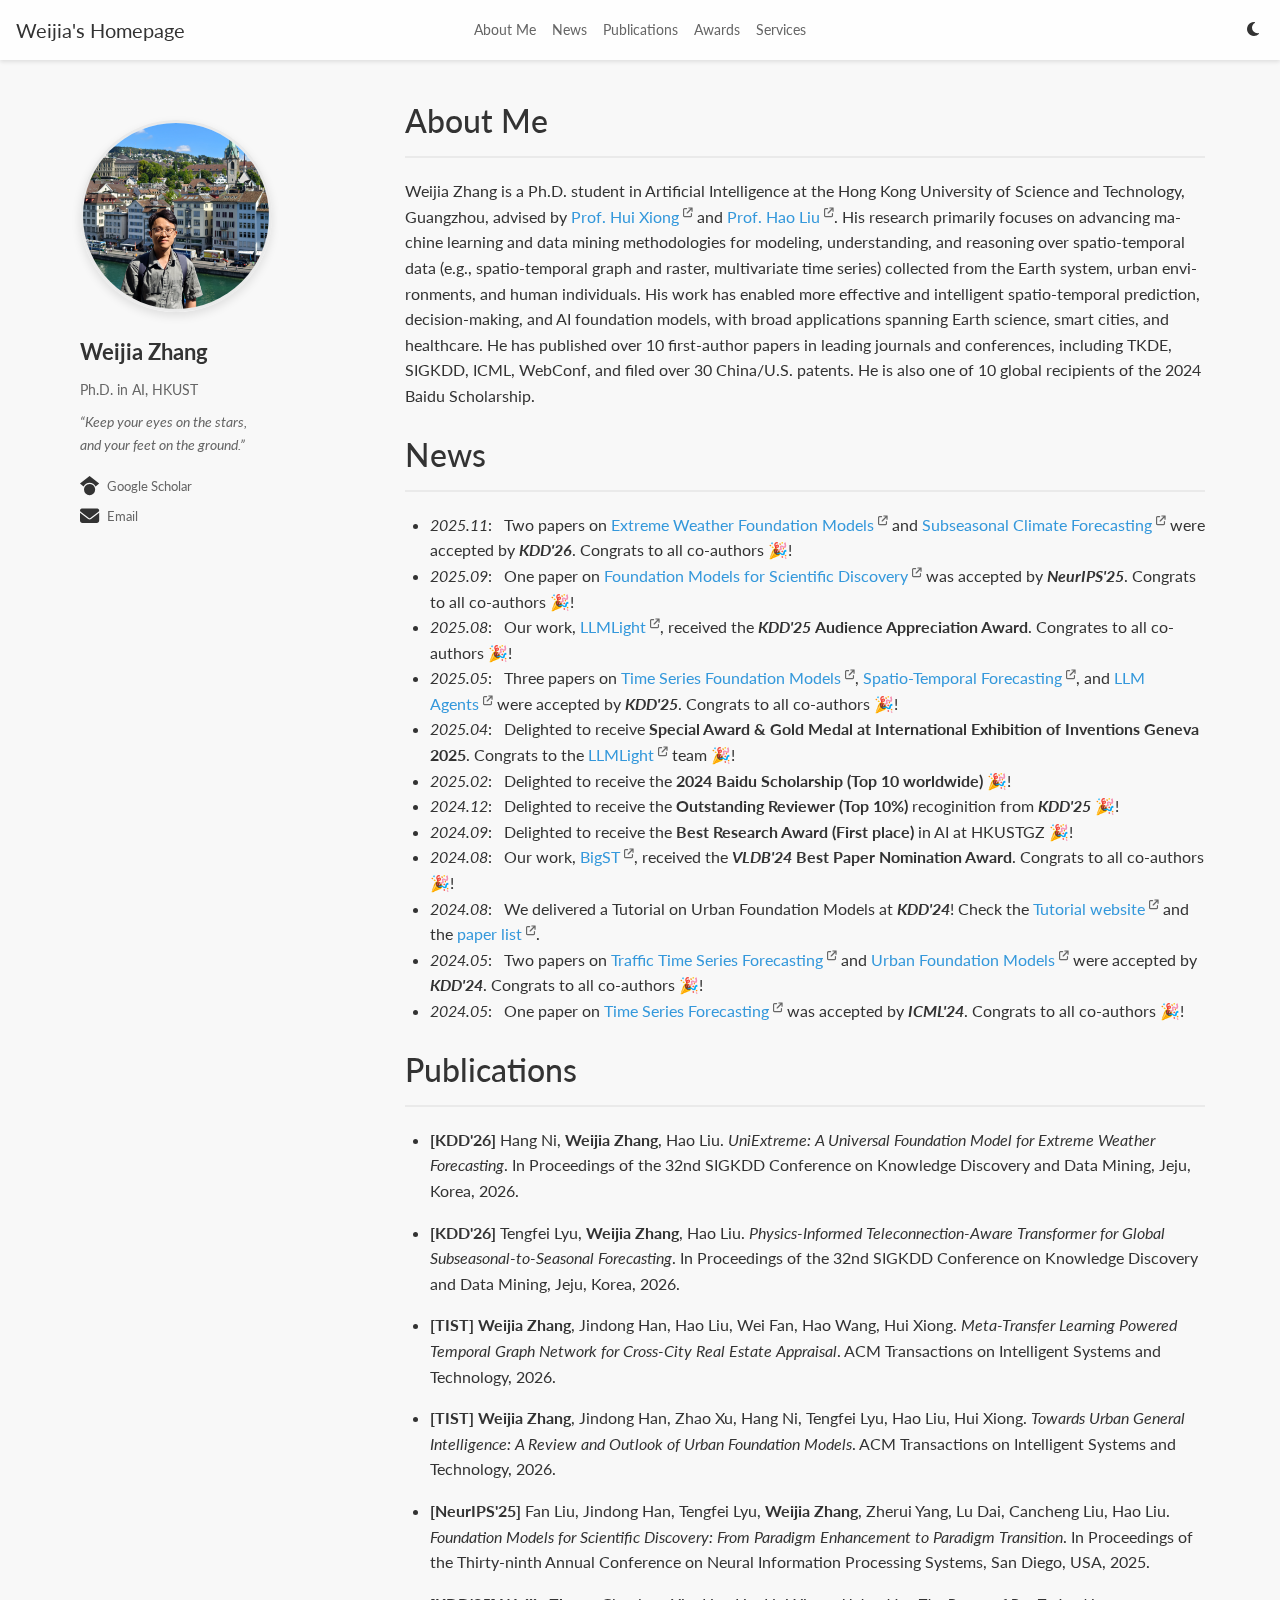
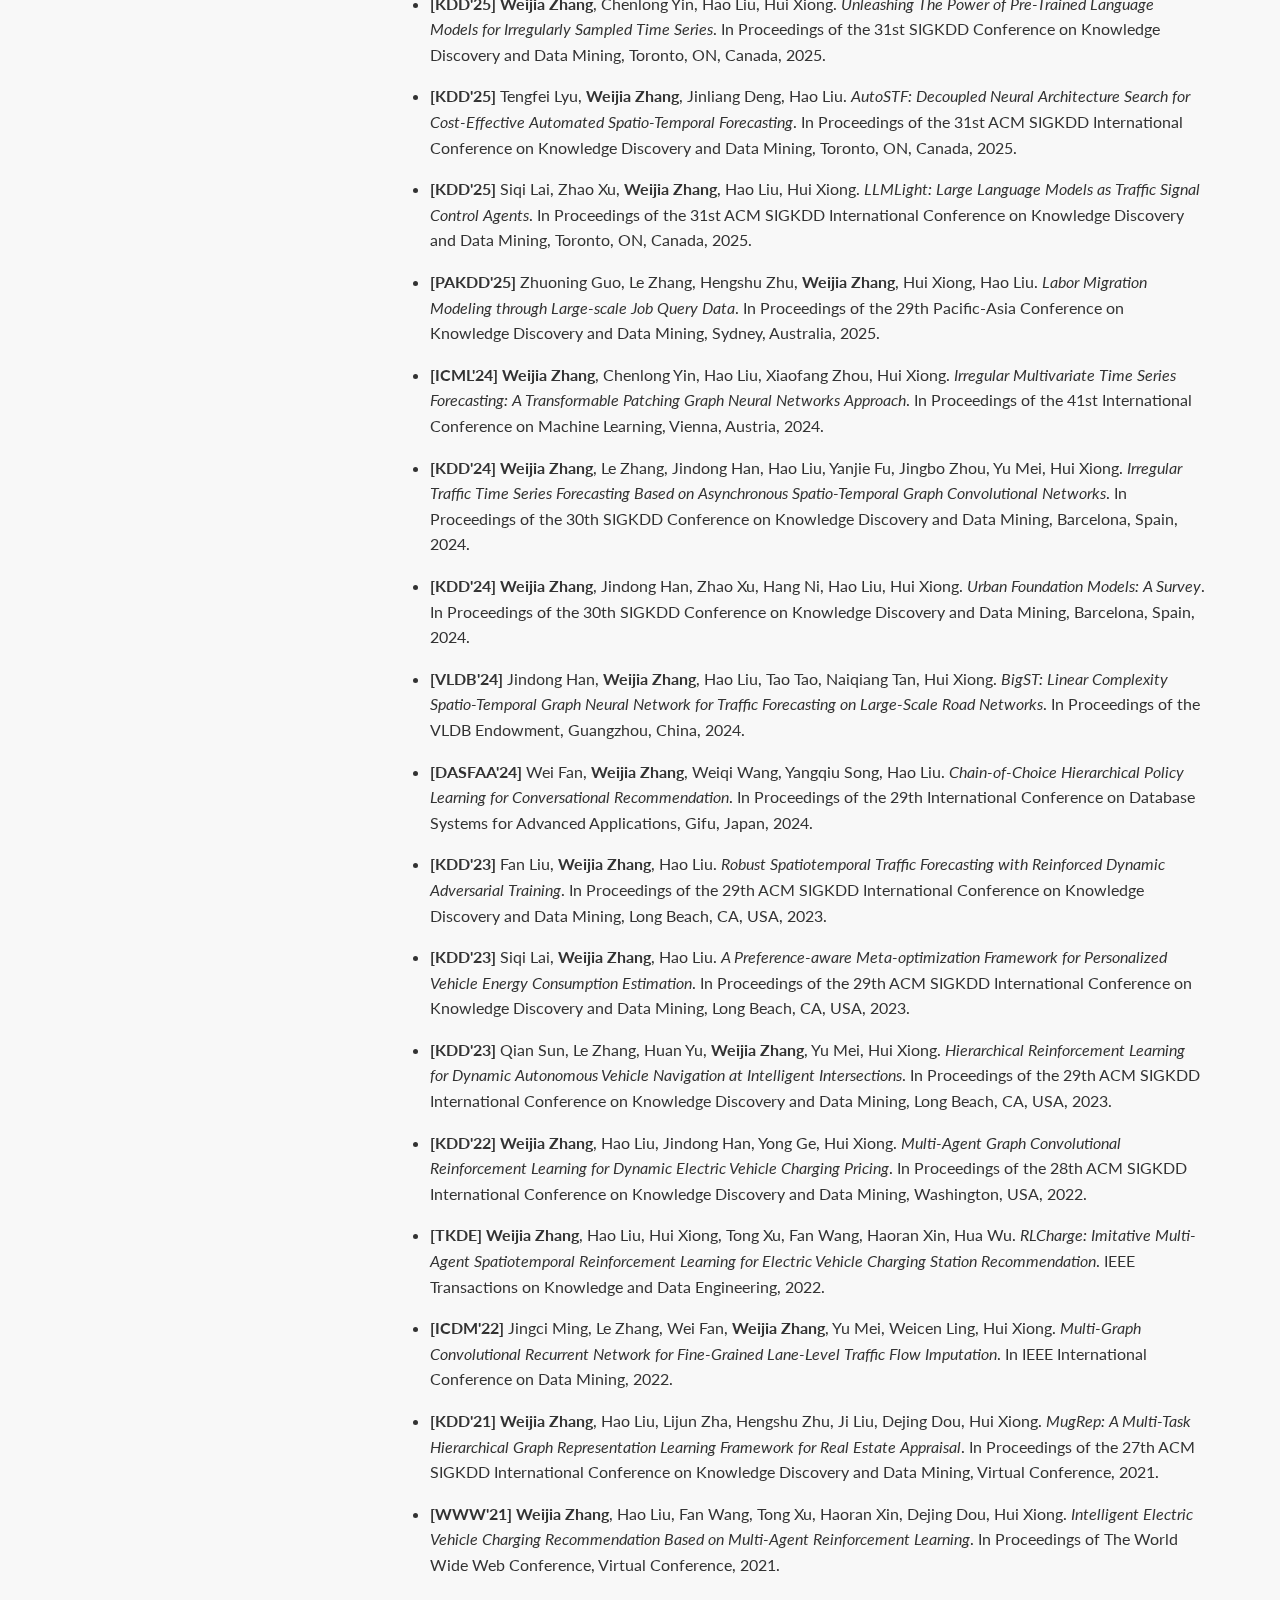
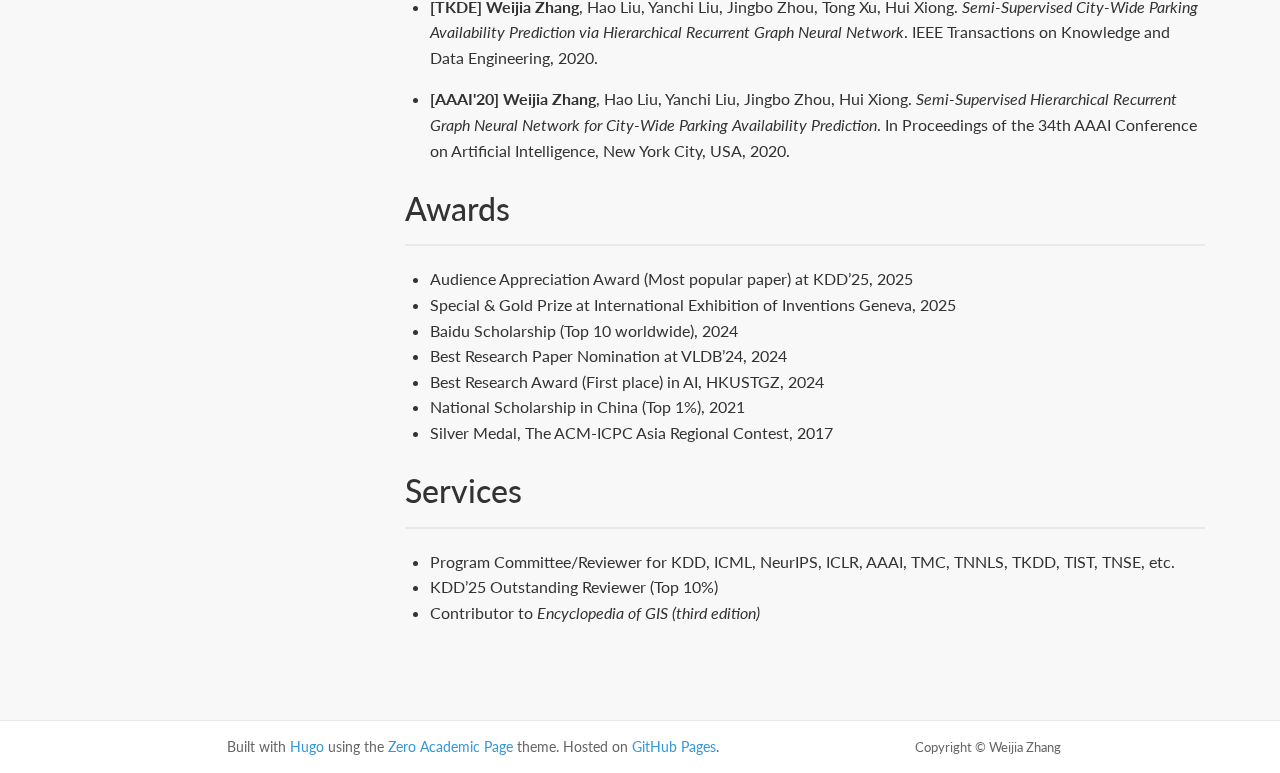
<file: index.html>
<!doctype html><html lang=en><head><meta name=generator content="Hugo 0.159.1"><meta charset=UTF-8><meta name=viewport content="width=device-width,initial-scale=1"><title>Weijia's Homepage</title><meta name=description content="About Me Weijia Zhang is a Ph.D. student in Artificial Intelligence at the Hong Kong University of Science and Technology, Guangzhou, advised by Prof. Hui Xiong and Prof. Hao Liu. His research primarily focuses on advancing machine learning and data mining methodologies for modeling, understanding, and reasoning over spatio-temporal data (e.g., spatio-temporal graph and raster, multivariate time series) collected from the Earth system, urban environments, and human individuals. His work has enabled more effective and intelligent spatio-temporal prediction, decision-making, and AI foundation models, with broad applications spanning Earth science, smart cities, and healthcare. He has published over 10 first-author papers in leading journals and conferences, including TKDE, SIGKDD, ICML, WebConf, and filed over 30 China/U.S. patents. He is also one of 10 global recipients of the 2024 Baidu Scholarship.
"><meta name=author content="Weijia Zhang"><meta property="og:type" content="website"><meta property="og:url" content="https://willzhang3.github.io/"><meta property="og:title" content="Weijia's Homepage"><meta property="og:description" content="About Me Weijia Zhang is a Ph.D. student in Artificial Intelligence at the Hong Kong University of Science and Technology, Guangzhou, advised by Prof. Hui Xiong and Prof. Hao Liu. His research primarily focuses on advancing machine learning and data mining methodologies for modeling, understanding, and reasoning over spatio-temporal data (e.g., spatio-temporal graph and raster, multivariate time series) collected from the Earth system, urban environments, and human individuals. His work has enabled more effective and intelligent spatio-temporal prediction, decision-making, and AI foundation models, with broad applications spanning Earth science, smart cities, and healthcare. He has published over 10 first-author papers in leading journals and conferences, including TKDE, SIGKDD, ICML, WebConf, and filed over 30 China/U.S. patents. He is also one of 10 global recipients of the 2024 Baidu Scholarship.
"><meta property="og:image" content="/images/profile_weijia.png"><meta name=twitter:card content="summary_large_image"><meta name=twitter:title content="Weijia's Homepage"><meta name=twitter:description content="About Me Weijia Zhang is a Ph.D. student in Artificial Intelligence at the Hong Kong University of Science and Technology, Guangzhou, advised by Prof. Hui Xiong and Prof. Hao Liu. His research primarily focuses on advancing machine learning and data mining methodologies for modeling, understanding, and reasoning over spatio-temporal data (e.g., spatio-temporal graph and raster, multivariate time series) collected from the Earth system, urban environments, and human individuals. His work has enabled more effective and intelligent spatio-temporal prediction, decision-making, and AI foundation models, with broad applications spanning Earth science, smart cities, and healthcare. He has published over 10 first-author papers in leading journals and conferences, including TKDE, SIGKDD, ICML, WebConf, and filed over 30 China/U.S. patents. He is also one of 10 global recipients of the 2024 Baidu Scholarship.
"><meta name=twitter:image content="/images/profile_weijia.png"><link rel=canonical href=https://willzhang3.github.io/><link rel=icon type=image/x-icon href=/favicon.ico><link rel=stylesheet href=/css/custom.css><script src=/js/main.min.js defer></script><link rel=stylesheet href=https://cdnjs.cloudflare.com/ajax/libs/font-awesome/6.7.2/css/all.min.css><link href="https://fonts.googleapis.com/css2?family=Lato:ital,wght@0,100;0,300;0,400;0,700;0,900;1,100;1,300;1,400;1,700;1,900&display=swap" rel=stylesheet></head><body class=light-mode><header class=navbar><div class=navbar-start><a href=https://willzhang3.github.io/>Weijia's Homepage</a></div><div class="navbar-center hide-in-mobile"><div class=nav-links><div class=nav-item><a href=#about-me class=nav-link>About Me</a></div><div class=nav-item><a href=#news class=nav-link>News</a></div><div class=nav-item><a href=#publications class=nav-link>Publications</a></div><div class=nav-item><a href=#honors-and-awards class=nav-link>Awards</a></div><div class=nav-item><a href=#services class=nav-link>Services</a></div></div></div><div class=navbar-end><div id=i18n-selector><i class="fas fa-language"></i>
<select onchange="window.location.href=this.selectedOptions[0].value"><option value=https://willzhang3.github.io/ selected>English</option></select></div><div class=theme-toggle><button id=theme-toggle-btn aria-label="Toggle dark mode">
<i class="fas fa-moon dark-icon"></i>
<i class="fas fa-sun light-icon"></i></button></div><button type=button id=toggle-navbar-button class="toggle-navbar-button hide-in-desktop" aria-label="Toggle Navbar" aria-expanded=false aria-controls=navscreen onclick=toggleNavbar()>
<span><span class=top></span>
<span class=middle></span>
<span class=bottom></span></span></button></div></header><div id=navscreen class="navscreen hide-in-desktop"><div class=nav-screen-container><div class=nav-screen-links><div class=nav-links-item><a href=#about-me class=nav-link>About Me</a></div><div class=nav-links-item><a href=#news class=nav-link>News</a></div><div class=nav-links-item><a href=#publications class=nav-link>Publications</a></div><div class=nav-links-item><a href=#honors-and-awards class=nav-link>Awards</a></div><div class=nav-links-item><a href=#services class=nav-link>Services</a></div></div></div><div class=profile-container><div class=profile-image><img src=/images/profile_weijia.png alt="Weijia Zhang" class=rounded-avatar></div><div class=profile-name><h2>Weijia Zhang</h2></div><div class=profile-description><p>Ph.D. in AI, HKUST</p></div><div class=profile-quote><p>&ldquo;Keep your eyes on the stars,<br>and your feet on the ground.&rdquo;</p></div><div class=social-links><a href="https://scholar.google.com/citations?user=lSi3CIoAAAAJ" target=_blank rel="noopener noreferrer" class=social-icon><i class="fab fa-google-scholar"></i>
<span class=social-description>Google Scholar</span>
</a><a href=mailto:vegazhang3@gmail.com target=_blank rel="noopener noreferrer" class=social-icon><i class="fas fa-envelope"></i>
<span class=social-description>Email</span></a></div></div></div><div class=container><aside class="profile-card hide-in-mobile"><div class=profile-container><div class=profile-image><img src=/images/profile_weijia.png alt="Weijia Zhang" class=rounded-avatar></div><div class=profile-name><h2>Weijia Zhang</h2></div><div class=profile-description><p>Ph.D. in AI, HKUST</p></div><div class=profile-quote><p>&ldquo;Keep your eyes on the stars,<br>and your feet on the ground.&rdquo;</p></div><div class=social-links><a href="https://scholar.google.com/citations?user=lSi3CIoAAAAJ" target=_blank rel="noopener noreferrer" class=social-icon><i class="fab fa-google-scholar"></i>
<span class=social-description>Google Scholar</span>
</a><a href=mailto:vegazhang3@gmail.com target=_blank rel="noopener noreferrer" class=social-icon><i class="fas fa-envelope"></i>
<span class=social-description>Email</span></a></div></div></aside><main class=main-content><article class="single-page home-page"><h1 id=about-me>About Me</h1><p>Weijia Zhang is a Ph.D. student in Artificial Intelligence at the Hong Kong University of Science and Technology, Guangzhou, advised by <a href="https://scholar.google.com/citations?user=cVDF1tkAAAAJ">Prof. Hui Xiong</a> and <a href="https://scholar.google.com/citations?user=66KKZR4AAAAJ">Prof. Hao Liu</a>. His research primarily focuses on advancing machine learning and data mining methodologies for modeling, understanding, and reasoning over spatio-temporal data (e.g., spatio-temporal graph and raster, multivariate time series) collected from the Earth system, urban environments, and human individuals. His work has enabled more effective and intelligent spatio-temporal prediction, decision-making, and AI foundation models, with broad applications spanning Earth science, smart cities, and healthcare. He has published over 10 first-author papers in leading journals and conferences, including TKDE, SIGKDD, ICML, WebConf, and filed over 30 China/U.S. patents. He is also one of 10 global recipients of the 2024 Baidu Scholarship.</p><h1 id=news>News</h1><ul><li><em>2025.11</em>:   Two papers on <a href=https://willzhang3.github.io/>Extreme Weather Foundation Models</a> and <a href=https://willzhang3.github.io/>Subseasonal Climate Forecasting</a> were accepted by <em><strong>KDD'26</strong></em>. Congrats to all co-authors 🎉!</li><li><em>2025.09</em>:   One paper on <a href=https://arxiv.org/abs/2510.15280>Foundation Models for Scientific Discovery</a> was accepted by <em><strong>NeurIPS'25</strong></em>. Congrats to all co-authors 🎉!</li><li><em>2025.08</em>:   Our work, <a href=https://dl.acm.org/doi/10.1145/3690624.3709379>LLMLight</a>, received the <em><strong>KDD'25</strong></em> <strong>Audience Appreciation Award</strong>. Congrates to all co-authors 🎉!</li><li><em>2025.05</em>:   Three papers on <a href=https://dl.acm.org/doi/abs/10.1145/3711896.3737171>Time Series Foundation Models</a>, <a href=https://dl.acm.org/doi/abs/10.1145/3690624.3709323>Spatio-Temporal Forecasting</a>, and <a href=https://dl.acm.org/doi/abs/10.1145/3690624.3709379>LLM Agents</a> were accepted by <em><strong>KDD'25</strong></em>. Congrats to all co-authors 🎉!</li><li><em>2025.04</em>:   Delighted to receive <strong>Special Award & Gold Medal at International Exhibition of Inventions Geneva 2025</strong>. Congrats to the <a href=https://github.com/usail-hkust/LLMTSCS>LLMLight</a> team 🎉!</li><li><em>2025.02</em>:   Delighted to receive the <strong>2024 Baidu Scholarship (Top 10 worldwide)</strong> 🎉!</li><li><em>2024.12</em>:   Delighted to receive the <strong>Outstanding Reviewer (Top 10%)</strong> recoginition from <em><strong>KDD'25</strong></em> 🎉!</li><li><em>2024.09</em>:   Delighted to receive the <strong>Best Research Award (First place)</strong> in AI at HKUSTGZ 🎉!</li><li><em>2024.08</em>:   Our work, <a href=https://dl.acm.org/doi/abs/10.14778/3641204.3641217>BigST</a>, received the <em><strong>VLDB'24</strong></em> <strong>Best Paper Nomination Award</strong>. Congrats to all co-authors 🎉!</li><li><em>2024.08</em>:   We delivered a Tutorial on Urban Foundation Models at <em><strong>KDD'24</strong></em>! Check the <a href=https://usail-hkust.github.io/Urban_Foundation_Model_Tutorial>Tutorial website</a> and the <a href=https://github.com/usail-hkust/Awesome-Urban-Foundation-Models>paper list</a>.</li><li><em>2024.05</em>:   Two papers on <a href=https://dl.acm.org/doi/10.1145/3637528.3671665>Traffic Time Series Forecasting</a> and <a href=https://dl.acm.org/doi/10.1145/3637528.3671453>Urban Foundation Models</a> were accepted by <em><strong>KDD'24</strong></em>. Congrats to all co-authors 🎉!</li><li><em>2024.05</em>:   One paper on <a href=https://proceedings.mlr.press/v235/zhang24bw.html>Time Series Forecasting</a> was accepted by <em><strong>ICML'24</strong></em>. Congrats to all co-authors 🎉!</li></ul><h1 id=publications>Publications</h1><ul><li><p><strong>[KDD'26]</strong> Hang Ni, <strong>Weijia Zhang</strong>, Hao Liu. <em>UniExtreme: A Universal Foundation Model for Extreme Weather Forecasting</em>. In Proceedings of the 32nd SIGKDD Conference on Knowledge Discovery and Data Mining, Jeju, Korea, 2026.</p></li><li><p><strong>[KDD'26]</strong> Tengfei Lyu, <strong>Weijia Zhang</strong>, Hao Liu. <em>Physics-Informed Teleconnection-Aware Transformer for Global Subseasonal-to-Seasonal Forecasting</em>. In Proceedings of the 32nd SIGKDD Conference on Knowledge Discovery and Data Mining, Jeju, Korea, 2026.</p></li><li><p><strong>[TIST]</strong> <strong>Weijia Zhang</strong>, Jindong Han, Hao Liu, Wei Fan, Hao Wang, Hui Xiong. <em>Meta-Transfer Learning Powered Temporal Graph Network for Cross-City Real Estate Appraisal</em>. ACM Transactions on Intelligent Systems and Technology, 2026.</p></li><li><p><strong>[TIST]</strong> <strong>Weijia Zhang</strong>, Jindong Han, Zhao Xu, Hang Ni, Tengfei Lyu, Hao Liu, Hui Xiong. <em>Towards Urban General Intelligence: A Review and Outlook of Urban Foundation Models</em>. ACM Transactions on Intelligent Systems and Technology, 2026.</p></li><li><p><strong>[NeurIPS'25]</strong> Fan Liu, Jindong Han, Tengfei Lyu, <strong>Weijia Zhang</strong>, Zherui Yang, Lu Dai, Cancheng Liu, Hao Liu. <em>Foundation Models for Scientific Discovery: From Paradigm Enhancement to Paradigm Transition</em>. In Proceedings of the Thirty-ninth Annual Conference on Neural Information Processing Systems, San Diego, USA, 2025.</p></li><li><p><strong>[KDD'25]</strong> <strong>Weijia Zhang</strong>, Chenlong Yin, Hao Liu, Hui Xiong. <em>Unleashing The Power of Pre-Trained Language Models for Irregularly Sampled Time Series</em>. In Proceedings of the 31st SIGKDD Conference on Knowledge Discovery and Data Mining, Toronto, ON, Canada, 2025.</p></li><li><p><strong>[KDD'25]</strong> Tengfei Lyu, <strong>Weijia Zhang</strong>, Jinliang Deng, Hao Liu. <em>AutoSTF: Decoupled Neural Architecture Search for Cost-Effective Automated Spatio-Temporal Forecasting</em>. In Proceedings of the 31st ACM SIGKDD International Conference on Knowledge Discovery and Data Mining, Toronto, ON, Canada, 2025.</p></li><li><p><strong>[KDD'25]</strong> Siqi Lai, Zhao Xu, <strong>Weijia Zhang</strong>, Hao Liu, Hui Xiong. <em>LLMLight: Large Language Models as Traffic Signal Control Agents</em>. In Proceedings of the 31st ACM SIGKDD International Conference on Knowledge Discovery and Data Mining, Toronto, ON, Canada, 2025.</p></li><li><p><strong>[PAKDD'25]</strong> Zhuoning Guo, Le Zhang, Hengshu Zhu, <strong>Weijia Zhang</strong>, Hui Xiong, Hao Liu. <em>Labor Migration Modeling through Large-scale Job Query Data</em>. In Proceedings of the 29th Pacific-Asia Conference on Knowledge Discovery and Data Mining, Sydney, Australia, 2025.</p></li><li><p><strong>[ICML'24]</strong> <strong>Weijia Zhang</strong>, Chenlong Yin, Hao Liu, Xiaofang Zhou, Hui Xiong. <em>Irregular Multivariate Time Series Forecasting: A Transformable Patching Graph Neural Networks Approach</em>. In Proceedings of the 41st International Conference on Machine Learning, Vienna, Austria, 2024.</p></li><li><p><strong>[KDD'24]</strong> <strong>Weijia Zhang</strong>, Le Zhang, Jindong Han, Hao Liu, Yanjie Fu, Jingbo Zhou, Yu Mei, Hui Xiong. <em>Irregular Traffic Time Series Forecasting Based on Asynchronous Spatio-Temporal Graph Convolutional Networks</em>. In Proceedings of the 30th SIGKDD Conference on Knowledge Discovery and Data Mining, Barcelona, Spain, 2024.</p></li><li><p><strong>[KDD'24]</strong> <strong>Weijia Zhang</strong>, Jindong Han, Zhao Xu, Hang Ni, Hao Liu, Hui Xiong. <em>Urban Foundation Models: A Survey</em>. In Proceedings of the 30th SIGKDD Conference on Knowledge Discovery and Data Mining, Barcelona, Spain, 2024.</p></li><li><p><strong>[VLDB'24]</strong> Jindong Han, <strong>Weijia Zhang</strong>, Hao Liu, Tao Tao, Naiqiang Tan, Hui Xiong. <em>BigST: Linear Complexity Spatio-Temporal Graph Neural Network for Traffic Forecasting on Large-Scale Road Networks</em>. In Proceedings of the VLDB Endowment, Guangzhou, China, 2024.</p></li><li><p><strong>[DASFAA'24]</strong> Wei Fan, <strong>Weijia Zhang</strong>, Weiqi Wang, Yangqiu Song, Hao Liu. <em>Chain-of-Choice Hierarchical Policy Learning for Conversational Recommendation</em>. In Proceedings of the 29th International Conference on Database Systems for Advanced Applications, Gifu, Japan, 2024.</p></li><li><p><strong>[KDD'23]</strong> Fan Liu, <strong>Weijia Zhang</strong>, Hao Liu. <em>Robust Spatiotemporal Traffic Forecasting with Reinforced Dynamic Adversarial Training</em>. In Proceedings of the 29th ACM SIGKDD International Conference on Knowledge Discovery and Data Mining, Long Beach, CA, USA, 2023.</p></li><li><p><strong>[KDD'23]</strong> Siqi Lai, <strong>Weijia Zhang</strong>, Hao Liu. <em>A Preference-aware Meta-optimization Framework for Personalized Vehicle Energy Consumption Estimation</em>. In Proceedings of the 29th ACM SIGKDD International Conference on Knowledge Discovery and Data Mining, Long Beach, CA, USA, 2023.</p></li><li><p><strong>[KDD'23]</strong> Qian Sun, Le Zhang, Huan Yu, <strong>Weijia Zhang</strong>, Yu Mei, Hui Xiong. <em>Hierarchical Reinforcement Learning for Dynamic Autonomous Vehicle Navigation at Intelligent Intersections</em>. In Proceedings of the 29th ACM SIGKDD International Conference on Knowledge Discovery and Data Mining, Long Beach, CA, USA, 2023.</p></li><li><p><strong>[KDD'22]</strong> <strong>Weijia Zhang</strong>, Hao Liu, Jindong Han, Yong Ge, Hui Xiong. <em>Multi-Agent Graph Convolutional Reinforcement Learning for Dynamic Electric Vehicle Charging Pricing</em>. In Proceedings of the 28th ACM SIGKDD International Conference on Knowledge Discovery and Data Mining, Washington, USA, 2022.</p></li><li><p><strong>[TKDE]</strong> <strong>Weijia Zhang</strong>, Hao Liu, Hui Xiong, Tong Xu, Fan Wang, Haoran Xin, Hua Wu. <em>RLCharge: Imitative Multi-Agent Spatiotemporal Reinforcement Learning for Electric Vehicle Charging Station Recommendation</em>. IEEE Transactions on Knowledge and Data Engineering, 2022.</p></li><li><p><strong>[ICDM'22]</strong> Jingci Ming, Le Zhang, Wei Fan, <strong>Weijia Zhang</strong>, Yu Mei, Weicen Ling, Hui Xiong. <em>Multi-Graph Convolutional Recurrent Network for Fine-Grained Lane-Level Traffic Flow Imputation</em>. In IEEE International Conference on Data Mining, 2022.</p></li><li><p><strong>[KDD'21]</strong> <strong>Weijia Zhang</strong>, Hao Liu, Lijun Zha, Hengshu Zhu, Ji Liu, Dejing Dou, Hui Xiong. <em>MugRep: A Multi-Task Hierarchical Graph Representation Learning Framework for Real Estate Appraisal</em>. In Proceedings of the 27th ACM SIGKDD International Conference on Knowledge Discovery and Data Mining, Virtual Conference, 2021.</p></li><li><p><strong>[WWW'21]</strong> <strong>Weijia Zhang</strong>, Hao Liu, Fan Wang, Tong Xu, Haoran Xin, Dejing Dou, Hui Xiong. <em>Intelligent Electric Vehicle Charging Recommendation Based on Multi-Agent Reinforcement Learning</em>. In Proceedings of The World Wide Web Conference, Virtual Conference, 2021.</p></li><li><p><strong>[TKDE]</strong> <strong>Weijia Zhang</strong>, Hao Liu, Yanchi Liu, Jingbo Zhou, Tong Xu, Hui Xiong. <em>Semi-Supervised City-Wide Parking Availability Prediction via Hierarchical Recurrent Graph Neural Network</em>. IEEE Transactions on Knowledge and Data Engineering, 2020.</p></li><li><p><strong>[AAAI'20]</strong> <strong>Weijia Zhang</strong>, Hao Liu, Yanchi Liu, Jingbo Zhou, Hui Xiong. <em>Semi-Supervised Hierarchical Recurrent Graph Neural Network for City-Wide Parking Availability Prediction</em>. In Proceedings of the 34th AAAI Conference on Artificial Intelligence, New York City, USA, 2020.</p></li></ul><h1 id=honors-and-awards>Awards</h1><ul><li>Audience Appreciation Award (Most popular paper) at KDD’25, 2025</li><li>Special & Gold Prize at International Exhibition of Inventions Geneva, 2025</li><li>Baidu Scholarship (Top 10 worldwide), 2024</li><li>Best Research Paper Nomination at VLDB’24, 2024</li><li>Best Research Award (First place) in AI, HKUSTGZ, 2024</li><li>National Scholarship in China (Top 1%), 2021</li><li>Silver Medal, The ACM-ICPC Asia Regional Contest, 2017</li></ul><h1 id=services>Services</h1><ul><li>Program Committee/Reviewer for KDD, ICML, NeurIPS, ICLR, AAAI, TMC, TNNLS, TKDD,
TIST, TNSE, etc.</li><li>KDD’25 Outstanding Reviewer (Top 10%)</li><li>Contributor to <em>Encyclopedia of GIS (third edition)</em></li></ul></article></main></div><footer class=footer><div class=footer-content>Built with <a href=https://gohugo.io/ target=_blank>Hugo</a> using the
<a href=https://github.com/geekifan/zero-academic-page target=_blank>Zero Academic Page</a> theme. Hosted on <a href=https://pages.github.com/ target=_blank>GitHub Pages</a>.</div><div class=copyright>Copyright © Weijia Zhang</div></footer></body></html>
</file>
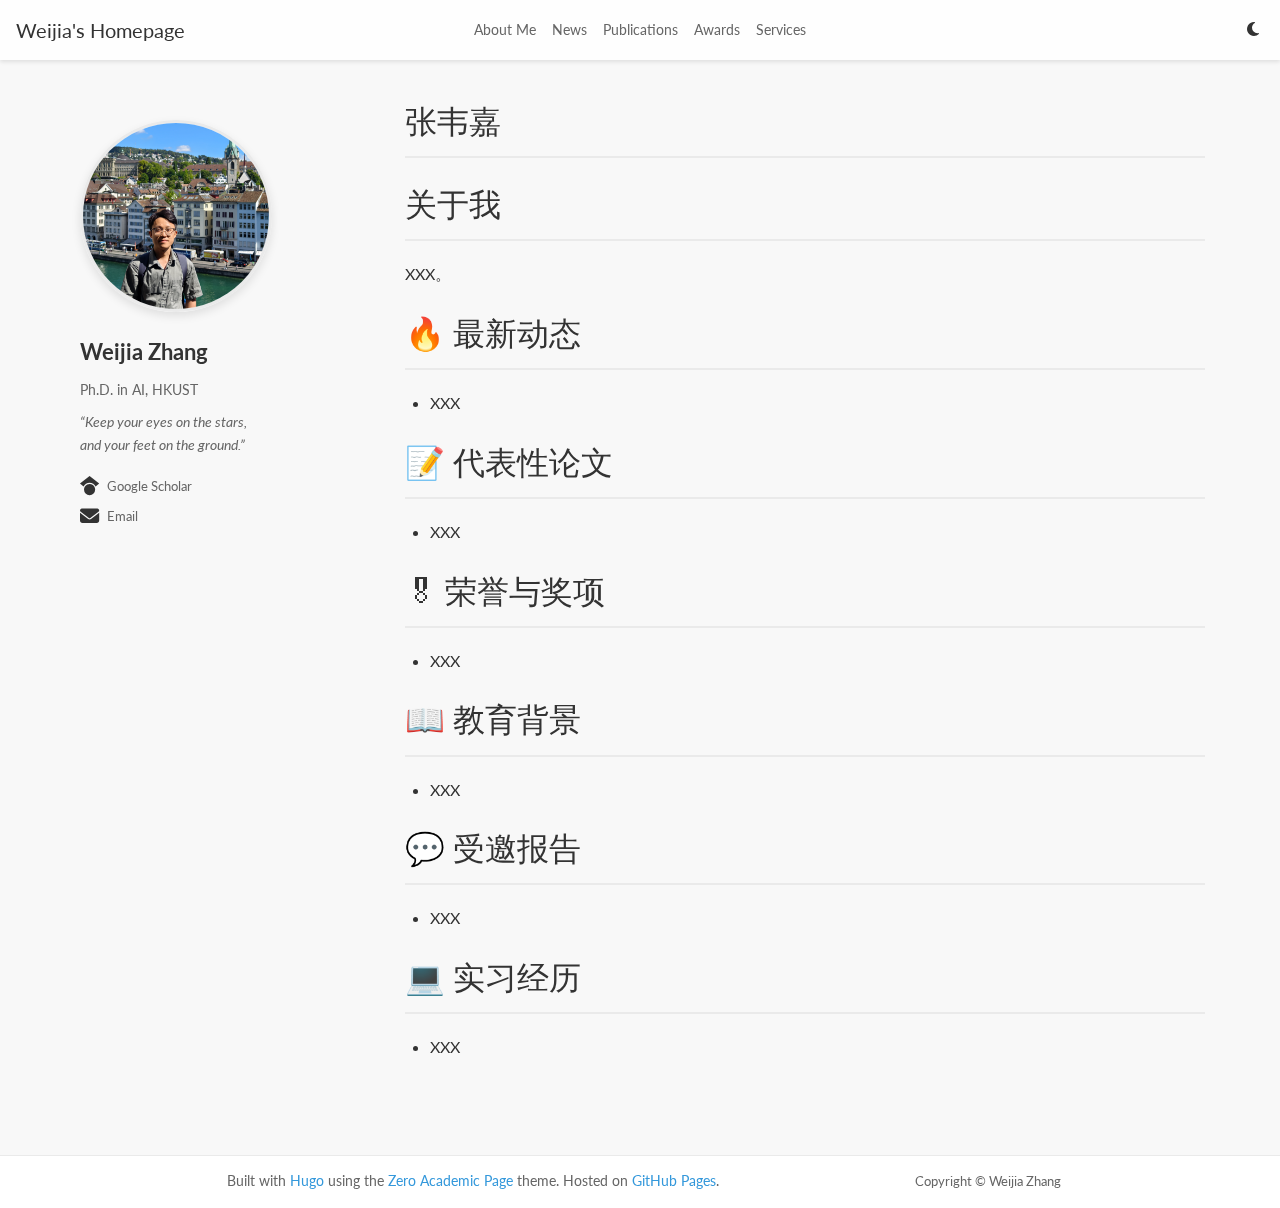
<file: _index.zh/index.html>
<!doctype html><html lang=en><head><meta charset=UTF-8><meta name=viewport content="width=device-width,initial-scale=1"><title>张韦嘉</title><meta name=description content="关于我 XXX。
🔥 最新动态 XXX 📝 代表性论文 XXX 🎖 荣誉与奖项 XXX 📖 教育背景 XXX 💬 受邀报告 XXX 💻 实习经历 XXX "><meta name=author content="Weijia Zhang"><meta property="og:type" content="website"><meta property="og:url" content="https://willzhang3.github.io/_index.zh/"><meta property="og:title" content="张韦嘉"><meta property="og:description" content="关于我 XXX。
🔥 最新动态 XXX 📝 代表性论文 XXX 🎖 荣誉与奖项 XXX 📖 教育背景 XXX 💬 受邀报告 XXX 💻 实习经历 XXX "><meta property="og:image" content="/images/profile_weijia.png"><meta name=twitter:card content="summary_large_image"><meta name=twitter:title content="张韦嘉"><meta name=twitter:description content="关于我 XXX。
🔥 最新动态 XXX 📝 代表性论文 XXX 🎖 荣誉与奖项 XXX 📖 教育背景 XXX 💬 受邀报告 XXX 💻 实习经历 XXX "><meta name=twitter:image content="/images/profile_weijia.png"><link rel=canonical href=https://willzhang3.github.io/_index.zh/><link rel=icon type=image/x-icon href=/favicon.ico><link rel=stylesheet href=/css/custom.css><script src=/js/main.min.js defer></script><link rel=stylesheet href=https://cdnjs.cloudflare.com/ajax/libs/font-awesome/6.7.2/css/all.min.css><link href="https://fonts.googleapis.com/css2?family=Lato:ital,wght@0,100;0,300;0,400;0,700;0,900;1,100;1,300;1,400;1,700;1,900&display=swap" rel=stylesheet></head><body class=light-mode><header class=navbar><div class=navbar-start><a href=https://willzhang3.github.io/>Weijia's Homepage</a></div><div class="navbar-center hide-in-mobile"><div class=nav-links><div class=nav-item><a href=#about-me class=nav-link>About Me</a></div><div class=nav-item><a href=#news class=nav-link>News</a></div><div class=nav-item><a href=#publications class=nav-link>Publications</a></div><div class=nav-item><a href=#honors-and-awards class=nav-link>Awards</a></div><div class=nav-item><a href=#services class=nav-link>Services</a></div></div></div><div class=navbar-end><div id=i18n-selector><i class="fas fa-language"></i>
<select onchange="window.location.href=this.selectedOptions[0].value"><option value=https://willzhang3.github.io/ selected>English</option></select></div><div class=theme-toggle><button id=theme-toggle-btn aria-label="Toggle dark mode">
<i class="fas fa-moon dark-icon"></i>
<i class="fas fa-sun light-icon"></i></button></div><button type=button id=toggle-navbar-button class="toggle-navbar-button hide-in-desktop" aria-label="Toggle Navbar" aria-expanded=false aria-controls=navscreen onclick=toggleNavbar()>
<span><span class=top></span>
<span class=middle></span>
<span class=bottom></span></span></button></div></header><div id=navscreen class="navscreen hide-in-desktop"><div class=nav-screen-container><div class=nav-screen-links><div class=nav-links-item><a href=#about-me class=nav-link>About Me</a></div><div class=nav-links-item><a href=#news class=nav-link>News</a></div><div class=nav-links-item><a href=#publications class=nav-link>Publications</a></div><div class=nav-links-item><a href=#honors-and-awards class=nav-link>Awards</a></div><div class=nav-links-item><a href=#services class=nav-link>Services</a></div></div></div><div class=profile-container><div class=profile-image><img src=/images/profile_weijia.png alt="Weijia Zhang" class=rounded-avatar></div><div class=profile-name><h2>Weijia Zhang</h2></div><div class=profile-description><p>Ph.D. in AI, HKUST</p></div><div class=profile-quote><p>&ldquo;Keep your eyes on the stars,<br>and your feet on the ground.&rdquo;</p></div><div class=social-links><a href="https://scholar.google.com/citations?user=lSi3CIoAAAAJ" target=_blank rel="noopener noreferrer" class=social-icon><i class="fab fa-google-scholar"></i>
<span class=social-description>Google Scholar</span>
</a><a href=mailto:vegazhang3@gmail.com target=_blank rel="noopener noreferrer" class=social-icon><i class="fas fa-envelope"></i>
<span class=social-description>Email</span></a></div></div></div><div class=container><aside class="profile-card hide-in-mobile"><div class=profile-container><div class=profile-image><img src=/images/profile_weijia.png alt="Weijia Zhang" class=rounded-avatar></div><div class=profile-name><h2>Weijia Zhang</h2></div><div class=profile-description><p>Ph.D. in AI, HKUST</p></div><div class=profile-quote><p>&ldquo;Keep your eyes on the stars,<br>and your feet on the ground.&rdquo;</p></div><div class=social-links><a href="https://scholar.google.com/citations?user=lSi3CIoAAAAJ" target=_blank rel="noopener noreferrer" class=social-icon><i class="fab fa-google-scholar"></i>
<span class=social-description>Google Scholar</span>
</a><a href=mailto:vegazhang3@gmail.com target=_blank rel="noopener noreferrer" class=social-icon><i class="fas fa-envelope"></i>
<span class=social-description>Email</span></a></div></div></aside><main class=main-content><article class=single-page><h1>张韦嘉</h1><h1 id=about-me>关于我</h1><p>XXX。</p><h1 id=news>🔥 最新动态</h1><ul><li>XXX</li></ul><h1 id=publications>📝 代表性论文</h1><ul><li>XXX</li></ul><h1 id=honors-and-awards>🎖 荣誉与奖项</h1><ul><li>XXX</li></ul><h1 id=educations>📖 教育背景</h1><ul><li>XXX</li></ul><h1 id=invited-talks>💬 受邀报告</h1><ul><li>XXX</li></ul><h1 id=internships>💻 实习经历</h1><ul><li>XXX</li></ul></article></main></div><footer class=footer><div class=footer-content>Built with <a href=https://gohugo.io/ target=_blank>Hugo</a> using the
<a href=https://github.com/geekifan/zero-academic-page target=_blank>Zero Academic Page</a> theme. Hosted on <a href=https://pages.github.com/ target=_blank>GitHub Pages</a>.</div><div class=copyright>Copyright © Weijia Zhang</div></footer></body></html>
</file>
